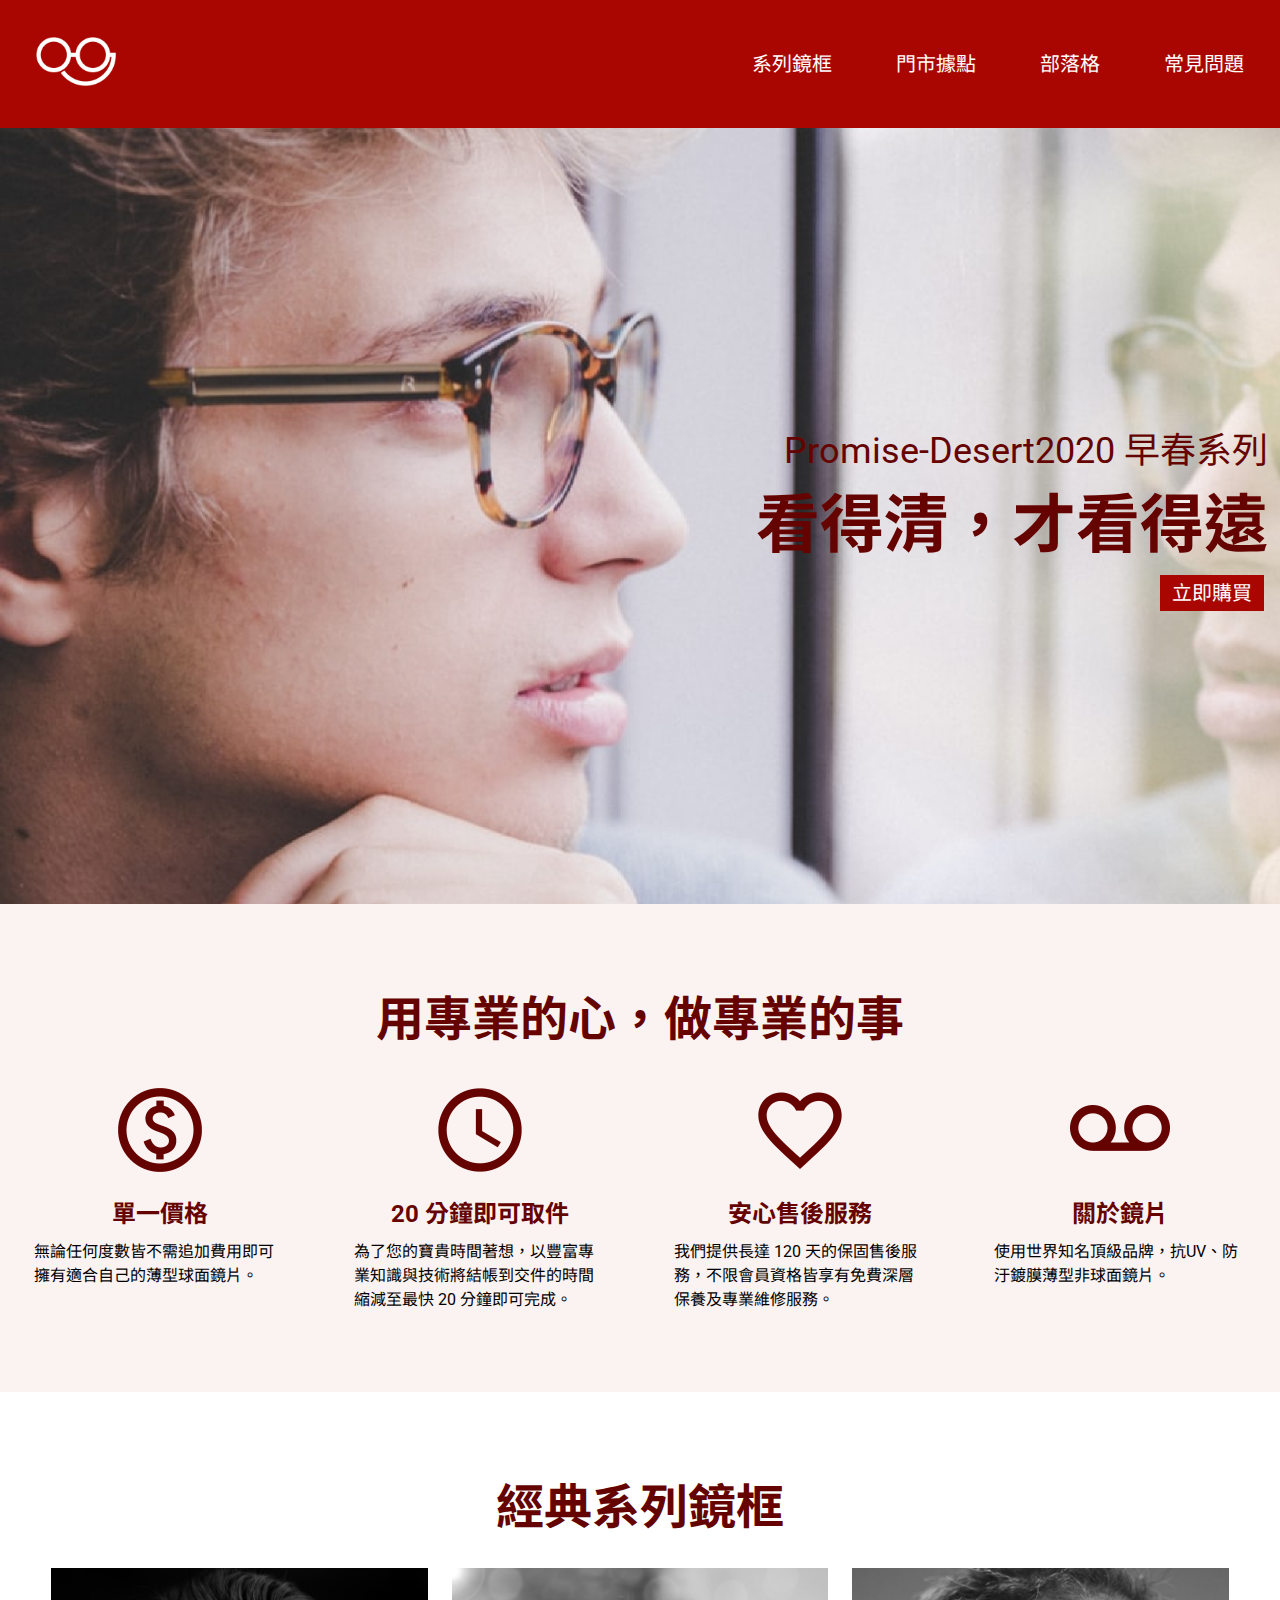
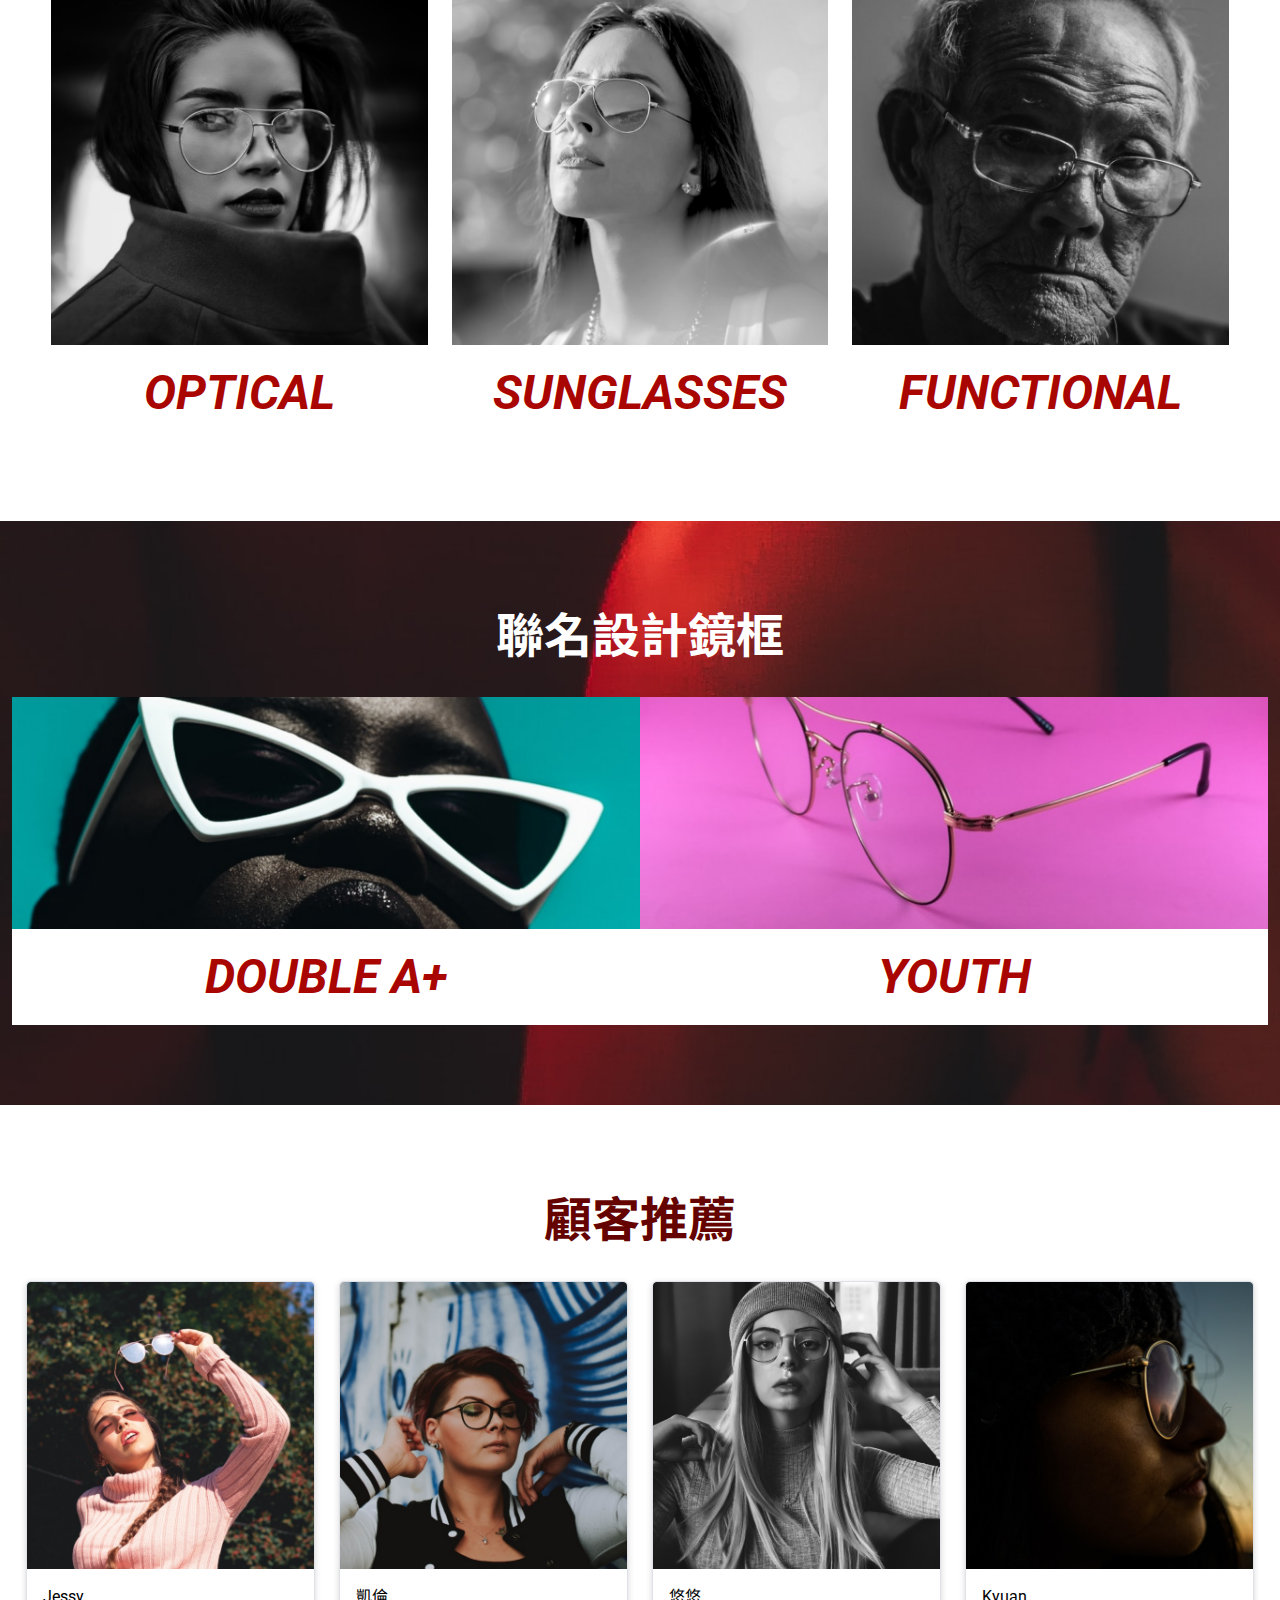
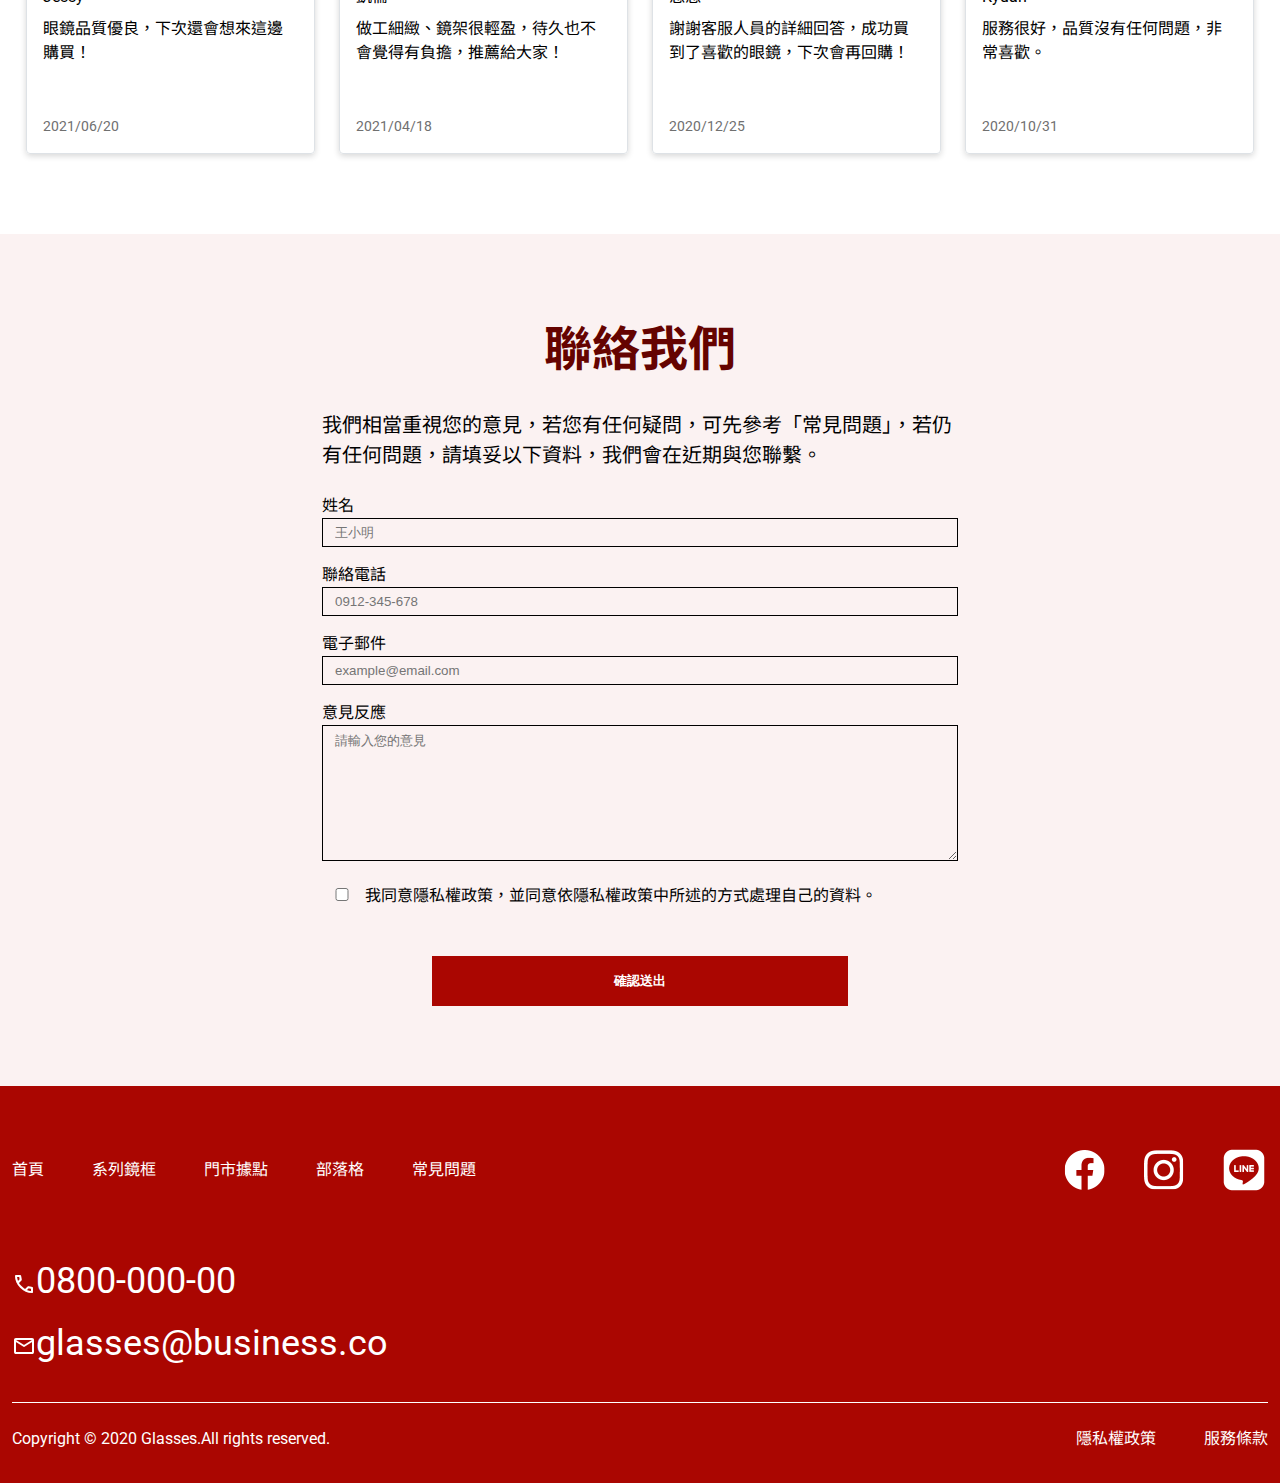
<file: index.html>
<!DOCTYPE html>
<html lang="en">
<head>
    <meta charset="UTF-8">
    <meta name="viewport" content="width=device-width, initial-scale=1.0">
    <title>index</title>
    <link rel="stylesheet" href="css/all.css">
    <link rel="stylesheet" href="https://fonts.googleapis.com/css2?family=Material+Symbols+Outlined:opsz,wght,FILL,GRAD@20..48,100..700,0..1,-50..200" />
</head>
<body>
  <div class="header">
    <div class="container">
      <div class="logo"><a href="./index.html"><img src="./image/logo-white.png" alt="logo"></a></div>
      <ul class="menu d-flex">
        <li><a href="./sunglasses.html">系列鏡框</a></li>
        <li><a href="#">門市據點</a></li>
        <li><a href="#">部落格</a></li>
        <li><a href="#">常見問題</a></li>
      </ul>
    </div>
  </div>

  <div class="banner">
    <div class="container">
      <div class="bn-text">
        <p>Promise-Desert2020 早春系列</p>
        <h1>看得清，才看得遠</h1>
        <a href="#" class="btn">立即購買</a>
      </div>
    </div>
  </div>

  <div class="feature">
    <div class="container">
      <h2>用專業的心，做專業的事</h2>
      <ul class="card-list">
        <li class="card">
          <div class="icon"><img src="./image/home-section2-1.png" alt="money"></div>
          <h4>單一價格</h4>
          <p>無論任何度數皆不需追加費用即可擁有適合自己的薄型球面鏡片。</p>
        </li>
        <li class="card">
          <div class="icon"><img src="./image/home-section2-2.png" alt="time"></div>
          <h4>20 分鐘即可取件</h4>
          <p>為了您的寶貴時間著想，以豐富專業知識與技術將結帳到交件的時間縮減至最快 20 分鐘即可完成。</p>
        </li>
        <li class="card">
          <div class="icon"><img src="./image/home-section2-3.png" alt="heart"></div>
          <h4>安心售後服務</h4>
          <p>我們提供長達 120 天的保固售後服務，不限會員資格皆享有免費深層保養及專業維修服務。</p>
        </li>
        <li class="card">
          <div class="icon"><img src="./image/home-sectioin2-4.png" alt="glasses"></div>
          <h4>關於鏡片</h4>
          <p>使用世界知名頂級品牌，抗UV、防汙鍍膜薄型非球面鏡片。</p>
        </li>
      </ul>
    </div>
  </div>

  <div class="classic-series">
    <div class="container">
      <h2>經典系列鏡框</h2>
      <ul class="card-list">
        <li class="card">
          <img src="./image/home-section3-1.png" alt="optical">
          <h3>OPTICAL</h3>
        </li>
        <li class="card">
          <img src="./image/home-section3-2.png" alt="sunglasses">
          <h3>SUNGLASSES</h3>
        </li>
        <li class="card">
          <img src="./image/home-section3-3.png" alt="functional">
          <h3>FUNCTIONAL</h3>
        </li>
      </ul>
    </div>
  </div>

  <div class="co-branding">
    <div class="container">
      <h2>聯名設計鏡框</h2>
      <ul class="card-list">
        <li class="card">
          <img src="./image/home-section4-1.png" alt="double A+">
          <h3>DOUBLE A+</h3>
        </li>
        <li class="card">
          <img src="./image/home-section4-2.png" alt="youth">
          <h3>YOUTH</h3>
        </li>
      </ul>
    </div>
  </div>

  <div class="customer-rec">
    <div class="container">
      <h2>顧客推薦</h2>
      <ul class="card-list">
        <li class="card">
          <img src="./image/home-section5-1.png" alt="Jessy"></img>
          <div class="card-text">
            <div class="text">
              <p class="name">Jessy</p>
              <p>眼鏡品質優良，下次還會想來這邊購買！</p>
            </div>  
            <span class="date">2021/06/20</span>
          </div>
        </li>
        <li class="card">
          <img src="./image/home-section5-2.png" alt="凱倫"></img>
          <div class="card-text">
            <div class="text">
              <p class="name">凱倫</p>
              <p>做工細緻、鏡架很輕盈，待久也不會覺得有負擔，推薦給大家！</p>
            </div>  
            <span class="date">2021/04/18</span>
          </div>
        </li>
        <li class="card">
          <img src="./image/home-section5-3.png" alt="悠悠"></img>
            <div class="card-text">
              <div class="text">
                <p class="name">悠悠</p>
                <p>謝謝客服人員的詳細回答，成功買到了喜歡的眼鏡，下次會再回購！</p>
               </div>
            <span class="date">2020/12/25</span>
            </div> 
        </li>
        <li class="card">
          <img src="./image/home-section5-4.png" alt="Kyuan"></img>
            <div class="card-text">
              <div class="text">
                <p class="name">Kyuan</p>
                <p>服務很好，品質沒有任何問題，非常喜歡。</p>
              </div>
            <span class="date">2020/10/31</span>
            </div>
        </li>
      </ul>
    </div>
  </div>

  <div class="contract">
    <div class="container">
      <div class="wrap">
        <h2>聯絡我們</h2>
        <p class="contract-text">我們相當重視您的意見，若您有任何疑問，可先參考「常見問題」，若仍有任何問題，請填妥以下資料，我們會在近期與您聯繫。</p>
        <form>
          <ul>
            <li class="form-item">
              <label for="name">姓名</label><br>
              <input id="name" type="text" placeholder="王小明">
            </li>
            <li class="form-item">
              <label for="tel">聯絡電話</label><br>
              <input id="tel" type="text" placeholder="0912-345-678">
            </li>
            <li class="form-item">
              <label for="e-mail">電子郵件</label><br>
              <input id="e-mail" type="email" placeholder="example@email.com">
            </li>
            <li class="form-item">
              <label for="suggestion">意見反應</label><br>
              <textarea id="suggestion"  style="width: 100%;height: 136px;" placeholder="請輸入您的意見"></textarea>
            </li>
          </ul>
          <div class="agree">
            <input id="agree" type="checkbox">
            <label for="agree">我同意隱私權政策，並同意依隱私權政策中所述的方式處理自己的資料。</label>
          </div>
            <div class="btn">
              <input name="submit" type="submit" value="確認送出">
            </div>

        </form>
      </div>
    </div>
  </div>

  <div class="footer">
    <div class="container">
      <div class="navbar">
        <ul class="menu">
          <li><a href="#">首頁</a></li>
          <li><a href="#">系列鏡框</a></li>
          <li><a href="#">門市據點</a></li>
          <li><a href="#">部落格</a></li>
          <li><a href="#">常見問題</a></li>
        </ul>
        <ul class="icon">
          <li><a href="#"><img src="./image/ic-social-fb.png" alt="fb"></a></li>
          <li><a href="#"><img src="./image/ic_social_ig.png" alt="ig"></a></li>
          <li><a href="#"><img src="./image/ic_social_line.png" alt="ic_social_line"></a></li>
        </ul>
      </div>
      <div class="tel">
          <a href="tel:+0800-000-00"><span class="material-symbols-outlined">call</span>0800-000-00</a>
      </div>
      <div class="mail">
          <a href="mailto:glasses@business.co"><span class="material-symbols-outlined">mail</span>glasses@business.co</a>
      </div>
      <div class="copyright m-32">
        <p>Copyright © 2020 Glasses.All rights reserved.</p>
        <div><a href="#" class="mr-48 mb-8">隱私權政策</a><a  href="#" >服務條款</a><div>
      </div>
    </div>
    </div>
  </div>
</div>

</body>
</html>
</file>
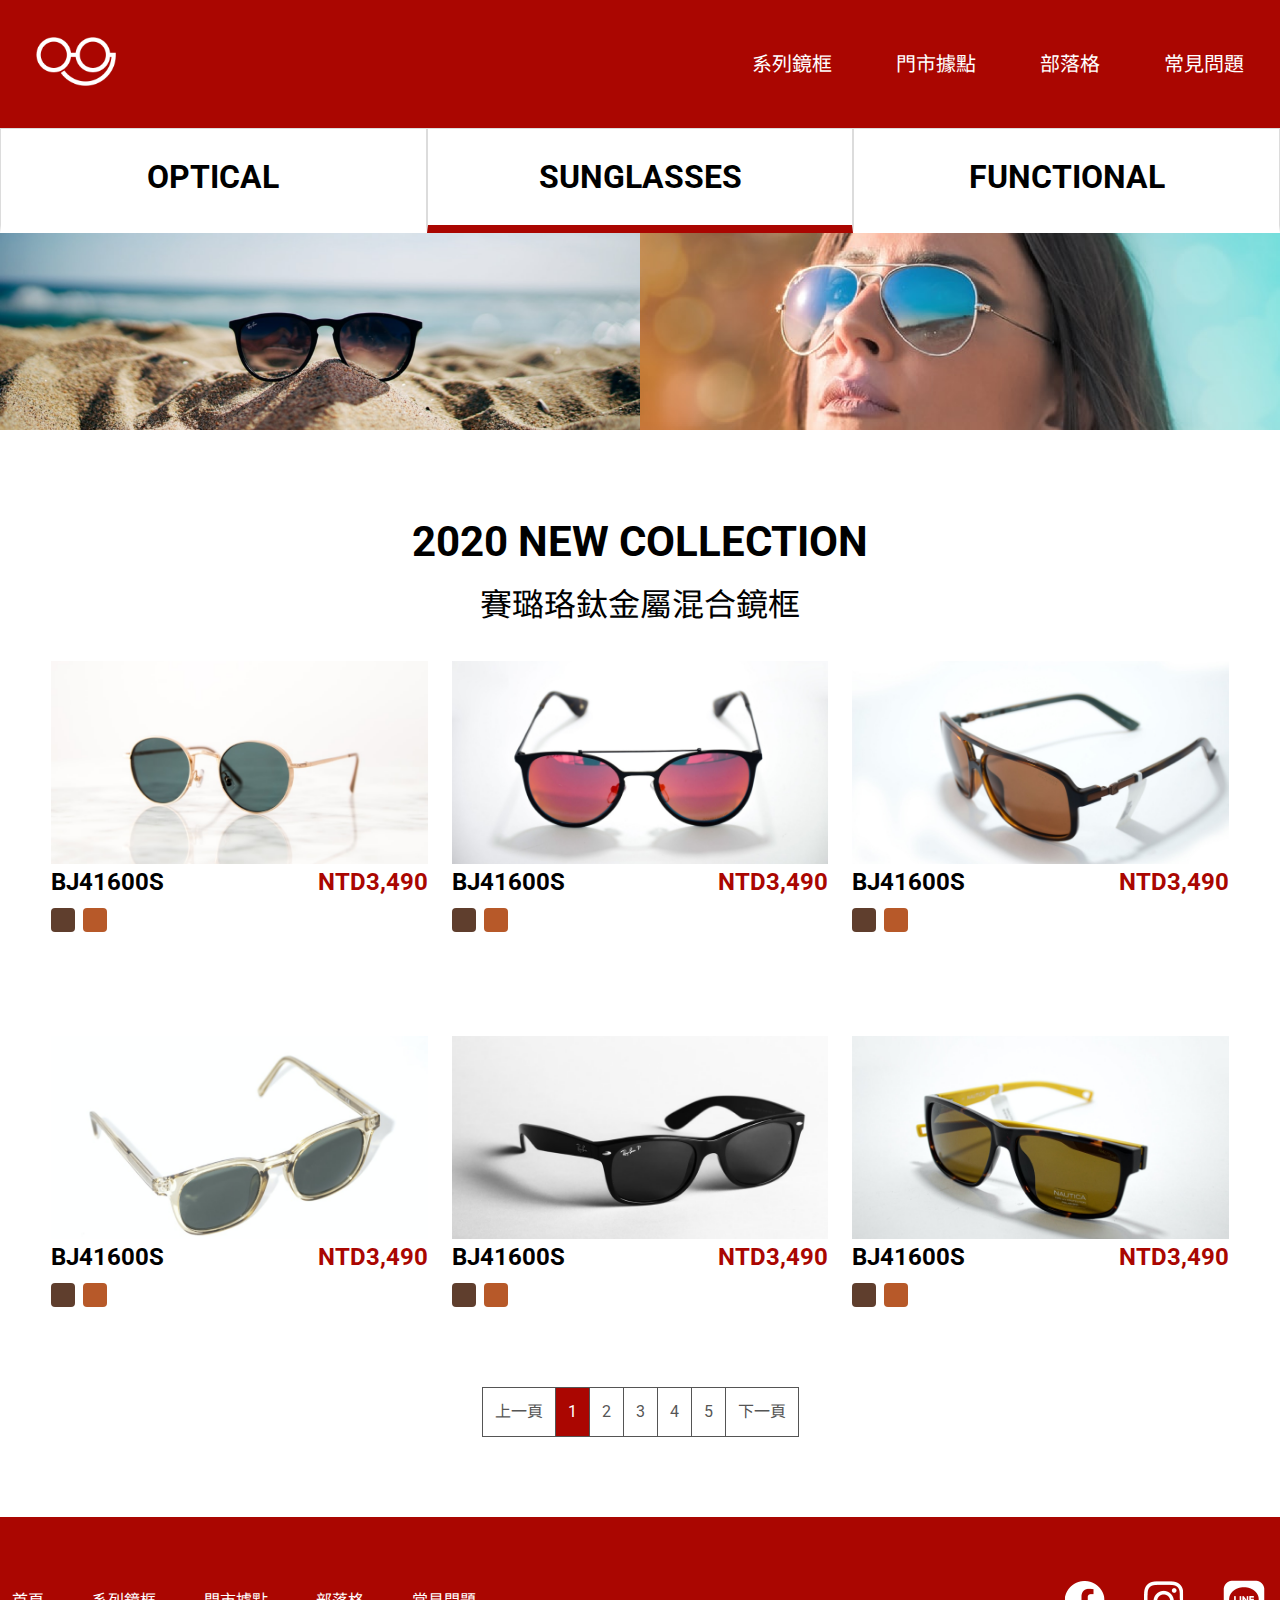
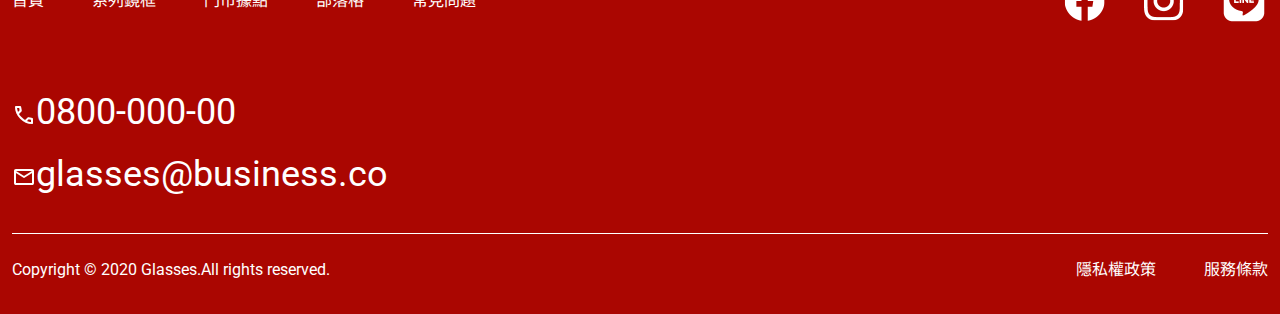
<file: sunglasses.html>
<!DOCTYPE html>
<html lang="en">
<head>
    <meta charset="UTF-8">
    <meta name="viewport" content="width=device-width, initial-scale=1.0">
    <title>index</title>
    <link rel="stylesheet" href="css/all.css">
    <link rel="stylesheet" href="https://fonts.googleapis.com/css2?family=Material+Symbols+Outlined:opsz,wght,FILL,GRAD@20..48,100..700,0..1,-50..200" />
</head>
<body>
    <div class="header">
        <div class="container">
          <div class="logo"><a href="./index.html"><img src="./image/logo-white.png" alt="logo"></a></div>
          <ul class="menu d-flex">
            <li><a href="#">系列鏡框</a></li>
            <li><a href="#">門市據點</a></li>
            <li><a href="#">部落格</a></li>
            <li><a href="#">常見問題</a></li>
          </ul>
        </div>
      </div>

    <ul class="serise-bar">
            <li><a href="#">OPTICAL</a></li>
            <li class="sunglasses"><a href="./sunglasses.html">SUNGLASSES</a></li>
            <li><a href="#">FUNCTIONAL</a></li>
        </ul>
    </div>

    <div class="serise-bn">
        <picture>
            <source srcset="./image/product-header-3.png" >
            <img src="./image/product-header-3.png">
        </picture>
        <picture>
            <source srcset="./image/product-header-4.png " media="(max-width:992px)">
            <img src="./image/product-header-4.png">
        </picture>
 
    </div>

    <div class="content">
        <div class="container">
            <div class="title">
                <h4>2020 NEW COLLECTION</h4>
                <p>賽璐珞鈦金屬混合鏡框</p>
            </div>
            <ul class="card-list">
                <li class="card">
                    <a href="#"><img src="./image/product-7.png" alt="product-7"></a>
                    <div class="text">
                        <h4><a href="#">BJ41600S</a></h4>
                        <span class="price">NTD3,490</span>
                    </div>
                    <div class="color">
                        <div class="color1"></div>
                        <div class="color2"></div>
                    </div>
                </li>
                <li class="card">
                    <a href="#"><img src="./image/product-8.png" alt="product-8"></a>
                    <div class="text">
                        <h4><a href="#">BJ41600S</a></h4>
                        <span class="price">NTD3,490</span>
                    </div>
                    <div class="color">
                        <div class="color1"></div>
                        <div class="color2"></div>
                    </div>
                </li>
                <li class="card">
                    <a href="#"><img src="./image/product-9.png" alt="product-9"></a>
                    <div class="text">
                        <h4><a href="#">BJ41600S</a></h4>
                        <span class="price">NTD3,490</span>
                    </div>
                    <div class="color">
                        <div class="color1"></div>
                        <div class="color2"></div>
                    </div>
                </li>
                <li class="card">
                    <a href="#"><img src="./image/product-10.png" alt="product-10"></a>
                    <div class="text">
                        <h4><a href="#">BJ41600S</a></h4>
                        <span class="price">NTD3,490</span>
                    </div>
                    <div class="color">
                        <div class="color1"></div>
                        <div class="color2"></div>
                    </div>
                </li>
                <li class="card">
                    <a href="#"><img src="./image/product-11.png" alt="product-11"></a>
                    <div class="text">
                        <h4><a href="#">BJ41600S</a></h4>
                        <span class="price">NTD3,490</span>
                    </div>
                    <div class="color">
                        <div class="color1"></div>
                        <div class="color2"></div>
                    </div>
                </li>   
                <li class="card">
                    <a href="#"><img src="./image/product-12.png" alt="product-12"></a>
                    <div class="text">
                        <h4><a href="#">BJ41600S</a></h4>
                        <span class="price">NTD3,490</span>
                    </div>
                    <div class="color">
                        <div class="color1"></div>
                        <div class="color2"></div>
                    </div>
                </li>          
            </ul>
        </div>
    </div>

<div class="page container">
    <a href="#">上一頁</a>
    <a href="#" class="page1">1</a>
    <a href="#">2</a>
    <a href="#">3</a>
    <a href="#">4</a>
    <a href="#">5</a>
    <a href="#" class="border-right">下一頁</a>
</div>

    <div class="footer">
        <div class="container">
          <div class="navbar">
            <ul class="menu">
              <li><a href="#">首頁</a></li>
              <li><a href="#">系列鏡框</a></li>
              <li><a href="#">門市據點</a></li>
              <li><a href="#">部落格</a></li>
              <li><a href="#">常見問題</a></li>
            </ul>
            <ul class="icon">
              <li><a href="#"><img src="./image/ic-social-fb.png" alt="fb"></a></li>
              <li><a href="#"><img src="./image/ic_social_ig.png" alt="ig"></a></li>
              <li><a href="#"><img src="./image/ic_social_line.png" alt="ic_social_line"></a></li>
            </ul>
          </div>
          <div class="tel">
              <a href="tel:+0800-000-00"><span class="material-symbols-outlined">call</span>0800-000-00</a>
          </div>
          <div class="mail">
              <a href="mailto:glasses@business.co"><span class="material-symbols-outlined">mail</span>glasses@business.co</a>
          </div>
          <div class="copyright m-32">
            <p>Copyright © 2020 Glasses.All rights reserved.</p>
            <div><a href="#" class="mr-48 mb-8">隱私權政策</a><a  href="#" >服務條款</a><div>
          </div>
        </div>
        </div>
      </div>
    </div>
</body>
</html>
</file>
<file: css/all.css>
@charset "UTF-8";
/* http://meyerweb.com/eric/tools/css/reset/ 
   v2.0 | 20110126
   License: none (public domain)
*/
@import url("https://fonts.googleapis.com/css2?family=Noto+Sans+TC:wght@400;700&family=Roboto:ital,wght@0,400;1,900&display=swap");
html, body, div, span, applet, object, iframe,
h1, h2, h3, h4, h5, h6, p, blockquote, pre,
a, abbr, acronym, address, big, cite, code,
del, dfn, em, img, ins, kbd, q, s, samp,
small, strike, strong, sub, sup, tt, var,
b, u, i, center,
dl, dt, dd, ol, ul, li,
fieldset, form, label, legend,
table, caption, tbody, tfoot, thead, tr, th, td,
article, aside, canvas, details, embed,
figure, figcaption, footer, header, hgroup,
menu, nav, output, ruby, section, summary,
time, mark, audio, video {
  margin: 0;
  padding: 0;
  border: 0;
  font-size: 100%;
  font: inherit;
  vertical-align: baseline;
}

/* HTML5 display-role reset for older browsers */
article, aside, details, figcaption, figure,
footer, header, hgroup, menu, nav, section {
  display: block;
}

body {
  line-height: 1;
}

ol, ul {
  list-style: none;
}

blockquote, q {
  quotes: none;
}

blockquote:before, blockquote:after,
q:before, q:after {
  content: "";
  content: none;
}

table {
  border-collapse: collapse;
  border-spacing: 0;
}

*, *:before, *:after {
  box-sizing: border-box;
  /*outline:1px solid rgb(0, 191, 255);*/
}

/*全站設定*/
body {
  font-family: "Roboto", "Noto Sans TC";
  line-height: 1.5;
}

a {
  text-decoration: none;
  color: #fff;
}
a:hover {
  opacity: 0.8;
}

span {
  vertical-align: middle;
}

img {
  max-width: 100%;
  height: auto;
  vertical-align: middle;
}

.container {
  max-width: 1320px;
  margin: 0 auto;
  padding: 0 12px;
}

/* mixin*/
/*text*/
h1, h2, h3, h4 {
  color: #650300;
  font-weight: bold;
}

h1 {
  font-size: 64px;
  margin-bottom: 4px;
}

h2 {
  font-size: 48px;
  margin-bottom: 24px;
}

h3 {
  font-size: 48px;
  font-style: italic;
  background: #fff;
  color: #AA0601;
  padding: 12px 0;
}

h4 {
  font-size: 24px;
  margin-bottom: 8px;
}

@media (max-width: 767px) {
  h1, h2 {
    font-size: 24px;
  }
}
/*card-list*/
.card-list {
  display: flex;
  flex-wrap: wrap;
  justify-content: center;
  gap: 24px;
}

/*網站樣式*/
.header {
  background: #AA0601;
  padding: 25px 36px;
}
@media (max-width: 992px) {
  .header {
    padding: 16px 36px;
  }
}
@media (max-width: 767px) {
  .header {
    padding: 0px;
    flex-direction: column;
  }
}
.header .container {
  padding: 12px 0;
  display: flex;
  justify-content: space-between;
}
@media (max-width: 767px) {
  .header .container {
    padding-bottom: 0;
    flex-direction: column;
  }
}
.header .menu {
  font-size: 20px;
  display: flex;
  align-items: center;
  gap: 64px;
}
@media (max-width: 767px) {
  .header .menu {
    flex-wrap: wrap;
    gap: 0px;
  }
}
.header li {
  text-align: center;
}
@media (max-width: 767px) {
  .header li {
    width: 50%;
  }
}
.header img {
  width: 80px;
}
@media (max-width: 767px) {
  .header img {
    margin: 16px;
  }
}
.header .menu a {
  display: block;
  padding: 12px 0;
}
.header .menu a:hover {
  color: #FBF2F2;
  text-decoration: underline;
}
@media (max-width: 767px) {
  .header .menu a:hover {
    color: #AA0601;
    background: #fff;
  }
}
@media (max-width: 767px) {
  .header .menu a {
    border: solid 1px #fff;
  }
}

.banner {
  width: 100%;
  background-image: url(../image/home-header.png);
  background-size: cover;
  background-repeat: no-repeat;
  padding: 296px 0;
}
@media (max-width: 767px) {
  .banner {
    padding: 144px 0;
  }
}
.banner .bn-text {
  text-align: right;
}
.banner p {
  font-size: 36px;
  color: #650300;
}
.banner a {
  background: #AA0601;
  font-size: 20px;
  padding: 6px 12px;
  margin: 4px;
}
.banner a:hover {
  background: #fff;
  color: #aa0601;
}
@media (max-width: 767px) {
  .banner p {
    font-size: 16px;
  }
}

.feature {
  background: #FBF2F2;
}
.feature .card {
  max-width: 20%;
  margin: 0 auto;
}
@media (max-width: 992px) {
  .feature .card {
    max-width: 40%;
  }
}
@media (max-width: 767px) {
  .feature .card {
    max-width: 100%;
  }
}
.feature .icon {
  width: 100px;
  margin: auto;
  margin-bottom: 16px;
}

.classic-series .card {
  width: 30%;
}
@media (max-width: 992px) {
  .classic-series .card-list {
    flex-direction: column;
    align-items: center;
  }
  .classic-series .card {
    width: 100%;
  }
}

.co-branding {
  background-image: url(../image/index-bg.png);
}
.co-branding h2 {
  color: #fff;
}
.co-branding .card-list {
  display: flex;
  gap: 0px;
}
.co-branding .card {
  width: 50%;
}
@media (max-width: 992px) {
  .co-branding .card-list {
    flex-direction: column;
  }
  .co-branding .card {
    width: 100%;
    margin-bottom: 24px;
  }
}

.customer-rec .card {
  max-width: 23%;
  box-shadow: 0px 2px 6px rgba(0, 0, 0, 0.1607843137);
  border: 1px solid #DEE2E6;
  border-radius: 4px;
  overflow: cover;
  position: relative;
  flex-grow: 1;
}
.customer-rec .card img {
  width: 100%;
}
.customer-rec .card-text {
  padding: 16px;
  margin-bottom: 72px;
  flex-grow: 1;
}
.customer-rec .card-text .name {
  margin-bottom: 8px;
}
.customer-rec .date {
  color: #707070;
  font-size: 14px;
  margin-bottom: 0 auto;
  position: absolute;
  left: 16px;
  bottom: 16px;
}
@media (max-width: 992px) {
  .customer-rec .card {
    max-width: 47%;
  }
}
@media (max-width: 767px) {
  .customer-rec .card {
    max-width: 100%;
  }
}

.contract {
  background: #FBF2F2;
}
.contract .wrap {
  max-width: 636px;
  margin: 0 auto;
}
.contract .contract-text {
  font-size: 20px;
  margin-bottom: 24px;
}
.contract li {
  text-align: left;
  margin-bottom: 16px;
}
.contract label {
  margin-bottom: 8px;
}
.contract input, .contract textarea {
  background: none;
  outline: none;
  border: 1px solid #000;
  width: 100%;
  padding: 6px 12px;
}
.contract input[type=submit] {
  max-width: 416px;
  background: #AA0601;
  color: #fff;
  font-weight: bold;
  border: 0px;
  padding: 16px 0;
}
.contract input[type=submit]:hover {
  opacity: 0.9;
}
.contract .agree {
  margin-bottom: 48px;
  text-align: left;
}
.contract .agree input[type=checkbox] {
  width: 5%;
}
@media (max-width: 992px) {
  .contract .wrap {
    padding: 0 60px;
  }
  .contract .wrap .contract-text {
    font-size: 16px;
  }
}
@media (max-width: 992px) and (max-width: 767px) {
  .contract .wrap {
    padding: 0px;
  }
}
@media (max-width: 992px) {
  .contract input[type=submit] {
    max-width: 100%;
  }
}

.footer {
  background: #AA0601;
  color: #fff;
  padding: 60px 0 32px 0;
}
@media (max-width: 767px) {
  .footer {
    padding: 24px 0px;
  }
}
.footer .navbar, .footer .menu, .footer .icon, .footer .copyright {
  display: flex;
  justify-content: space-between;
  align-items: center;
}
.footer .navbar {
  margin-bottom: 60px;
}
@media (max-width: 767px) {
  .footer .navbar {
    margin-bottom: -40px;
  }
}
.footer .menu {
  gap: 48px;
}
@media (max-width: 767px) {
  .footer .menu {
    display: none;
  }
}
.footer .icon {
  gap: 32px;
}
@media (max-width: 992px) {
  .footer .icon {
    gap: 16px;
    margin-left: auto;
  }
}
.footer .icon img {
  max-width: 48px;
}
@media (max-width: 992px) {
  .footer .icon img {
    max-width: 40px;
  }
}
.footer span {
  filter: brightness(100);
}
.footer .tel, .footer .mail {
  font-size: 36px;
}
@media (max-width: 767px) {
  .footer .tel, .footer .mail {
    font-size: 16px;
    margin-bottom: 8px;
  }
}
.footer .tel {
  margin-bottom: 8px;
}
@media (max-width: 767px) {
  .footer .mail {
    margin-bottom: 24px;
  }
}
.footer .copyright {
  padding-top: 24px;
  border-top: 1px solid #fff;
  margin-top: 32px;
}
.footer .copyright a {
  display: inline;
}
.footer .copyright a:hover {
  text-decoration: underline;
}
.footer .copyright .mr-48 {
  margin-right: 48px;
}
.footer .copyright .mb-8 {
  margin-bottom: 8px;
}
@media (max-width: 767px) {
  .footer .copyright {
    display: block;
    margin-top: 16px;
  }
  .footer .copyright a, .footer .copyright p, .footer .copyright span {
    display: block;
    margin-bottom: 8px;
  }
}

.feature, .classic-series, .co-branding, .customer-rec, .contract {
  text-align: center;
  padding: 80px 0;
}
.feature p, .classic-series p, .co-branding p, .customer-rec p, .contract p {
  text-align: left;
}
@media (max-width: 992px) {
  .feature, .classic-series, .co-branding, .customer-rec, .contract {
    padding: 40px 0;
  }
}

.serise-bar {
  display: flex;
  justify-content: space-around;
}
.serise-bar li {
  width: 100%;
  border: 1px solid #DCDCDC;
  border-bottom: 8px solid #ffffff;
  text-align: center;
}
.serise-bar li:hover {
  border-bottom: 8px solid #AA0601;
}
.serise-bar .sunglasses {
  border-bottom: 8px solid #AA0601;
}
.serise-bar a {
  font-size: 32px;
  font-weight: bold;
  display: block;
  color: #000000;
  padding: 24px 0;
}
@media (max-width: 992px) {
  .serise-bar a {
    font-size: 24px;
  }
}
@media (max-width: 992px) {
  .serise-bar {
    padding: 0px;
  }
}
@media (max-width: 767px) {
  .serise-bar a {
    font-size: 16px;
  }
}

.serise-bn {
  display: flex;
  margin-bottom: 80px;
}
.serise-bn picture {
  max-height: 296px;
}
.serise-bn img {
  overflow: cover;
}
@media (max-width: 767px) {
  .serise-bn img {
    max-height: 136px;
    size: 120%;
  }
}

.content {
  text-align: center;
}
.content .title h4 {
  font-size: 42px;
  color: #000;
}
.content .title p {
  font-size: 32px;
  margin-bottom: 32px;
}
@media (max-width: 767px) {
  .content .title h4, .content .title p {
    font-size: 24px;
  }
}
.content .card-list {
  display: flex;
  gap: 24px;
  flex-wrap: wrap;
}
.content .card {
  width: 30%;
  margin-bottom: 80px;
}
@media (max-width: 992px) {
  .content .card {
    width: 48%;
    margin-bottom: 40px;
  }
}
@media (max-width: 767px) {
  .content .card {
    width: 100%;
    margin-bottom: 24px;
  }
}
.content .card .text {
  display: flex;
  justify-content: space-between;
}
.content .card .text a, .content .card .text span {
  font-size: 24px;
  font-weight: bold;
  color: #000000;
}
.content .card .text span {
  color: #AA0601;
}
.content .card .color {
  display: flex;
}
.content .card .color1, .content .card .color2 {
  width: 24px;
  height: 24px;
  border-radius: 4px;
}
.content .card .color1 {
  background: #5F3E2D;
  margin-right: 8px;
}
.content .card .color2 {
  background: #B75929;
}

.page {
  display: flex;
  justify-content: center;
  margin-bottom: 80px;
}
@media (max-width: 992px) {
  .page {
    margin-top: 40px;
  }
}
@media (max-width: 767px) {
  .page {
    margin-bottom: 64px;
  }
}
.page a {
  color: #555555;
  padding: 12px 12px;
  border: 1px solid #555555;
  border-right: none;
}
.page a:hover {
  color: #fff;
  background: #000;
}
.page a:active {
  color: #fff;
  background: #AA0601;
}
.page .page1 {
  color: #fff;
  background: #AA0601;
}
.page .border-right {
  border-right: 1px solid #555555;
}/*# sourceMappingURL=all.css.map */
</file>
